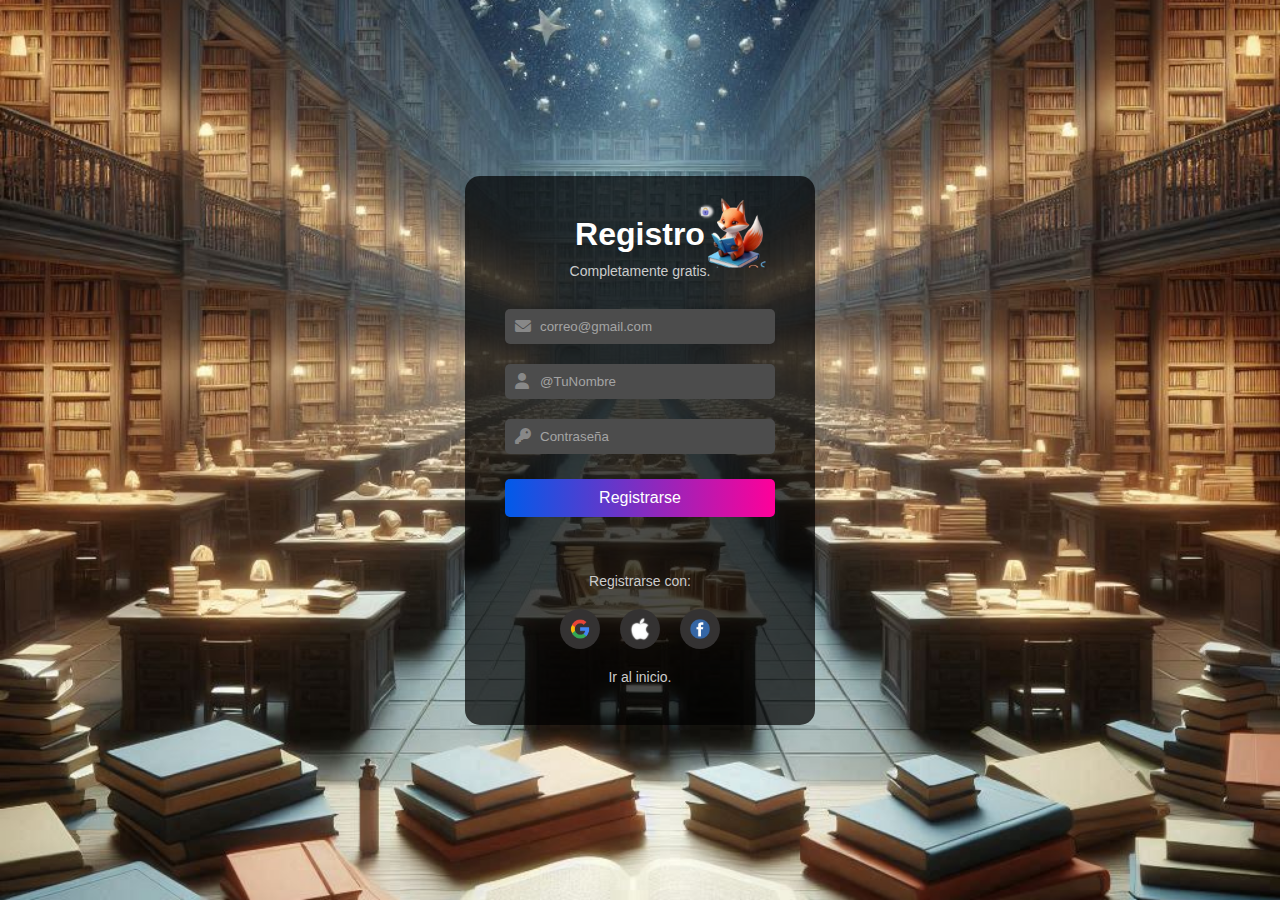
<file: registro.html>
<!DOCTYPE html>
<html lang="es">
<head>
    <meta charset="UTF-8">
    <meta name="viewport" content="width=device-width, initial-scale=1.0">
    <title>Registro</title>
    <link rel="stylesheet" href="https://cdnjs.cloudflare.com/ajax/libs/font-awesome/6.0.0-beta3/css/all.min.css">
    <link rel="stylesheet" href="css/estilos.css">
    <link rel="stylesheet" href="img_login/bibliotec.jpg">

</head>
<body style="background-image: url('img_login/bibliotec.jpg'); background-size: cover; background-repeat: no-repeat; background-position: center;">
<div class="login-container">
    <h1 class="titulo">Registro</h1>
    <img src="img_login/Ilustra.png" alt="zorro" class="zorroimg2">
    <p>Completamente gratis.</p>

    <!-- Imagen del zorro -->


    <!-- Formulario de registro -->
    <form id="registro" action="phpDB/register.php" method="post">
        <!-- Correo -->
        <div class="input-container">
            <i class="fa fa-envelope"></i>
            <input class="email" name="email" type="email" placeholder="correo@gmail.com" required>
        </div>

        <!-- Nombre usuario -->
        <div class="input-container">
            <i class="fas fa-user"></i>
            <input class="user_name" name="user_name" type="text" placeholder="@TuNombre" required>
        </div>

        <!-- contraseña -->
        <div class="input-container">
            <i class="fas fa-key"></i>
            <input class="password" name="password" type="password" placeholder="Contraseña" required>
        </div>
        <button type="submit">Registrarse</button>
        <br>
        <p id="error-message" class="error-message"></p>
    </form>

    <!-- Iconos de redes sociales -->
    <br><br>
    <p>Registrarse con:</p>
    <div class="social-login">
        <div class="iconos">
            <img src="img_login/icono-google.png" alt="Google">
        </div>
        <div class="iconos">
            <img src="img_login/icono-apple.png" alt="Apple">
        </div>
        <div class="iconos">
            <img src="img_login/icono-facebook.png" alt="Facebook">
        </div>
    </div>

    <a href="index.php">Ir al inicio.</a>
</div>
<script type="text/javascript" src="validation.js"></script>
</body>
</html>
</file>
<file: css/estilos.css>
/* Estilos básicos */
        * {
            margin: 0;
            padding: 0;
            box-sizing: border-box;
            font-family: Arial, sans-serif;
        }

        body {
            display: flex;
            justify-content: center;
            align-items: center;
            height: 100vh;

        }

        /* Contenedor de la caja de inicio de sesión */
        .login-container {
            background-color: rgba(0, 0, 0, 0.7);
            padding: 40px;
            border-radius: 15px;
            width: 350px;
            max-width: 100%;
            text-align: center;
            color: white;
            position: relative;
        }

        /* Estilo del encabezado */
        .titulo {
            font-size: 32px;
            font-weight: bold;
            color: white;
            margin-bottom: 10px;
        }

        .login-container p {
            font-size: 14px;
            margin-bottom: 20px;
            color: #cccccc;
        }

        /* Estilos de los campos de entrada */
        .login-container input[type="text"],
        .login-container input[type="email"],
        .login-container input[type="password"] {
            width: 100%;
            padding: 10px;
            margin: 10px 0;
            border-radius: 5px;
            border: none;
            outline: none;
            background-color: rgb(76, 76, 76);
            padding-left: 35px;
            color: #A4A4A4;
        }

        /* Botón de iniciar sesión */
        .login-container button {
            width: 100%;
            padding: 10px;
            background: linear-gradient(90deg, #005bea, #ff0099);
            border: none;
            border-radius: 5px;
            color: white;
            font-size: 16px;
            cursor: pointer;
            margin-top: 15px;
        }

        .login-container button:hover {
            opacity: 0.9;
        }

        /* Estilo de los iconos de inicio de sesión con otras plataformas */
        .social-login {
            display: flex;
            justify-content: center;
            margin-top: 20px;
        }

        .social-login .iconos {
            width: 40px;
            height: 40px;
            display: flex;
            justify-content: center;
            align-items: center;
            border-radius: 50%;
            margin: 0 10px;
            background-color: #343232;
        }

        .social-login img {
            width: 24px;
            height: 24px;
        }

        /* Enlace de registro */
        .login-container a {
            display: block;
            margin-top: 20px;
            color: #cccccc;
            text-decoration: none;
            font-size: 14px;
        }

        .login-container a:hover {
            color: white;
        }

        /* Contenedor de los campos de entrada con íconos */
        .input-container {
            position: relative;
        }
      
        /* Ícono alineado a la izquierda */
        .input-container i {
            position: absolute;
            left: 10px;
            top: 50%;
            transform: translateY(-50%);
            color: #888; /* Color del ícono */
        }

        .input-container input::placeholder {
            color: #A4A4A4; 
            opacity: 1;
        }

        /* Imagen del zorro en el encabezado */
        .zorroimg {
            position: absolute;
            top: 20px;
            margin-right: 15px;
            right: 15px;
            width: 60px;
            height: auto;
        }

        .zorroimg2 {
            position: absolute;
            top: 20px;
            margin-right: 15px;
            right: 15px;
            width: 100px;
            height: auto;
        }
</file>
